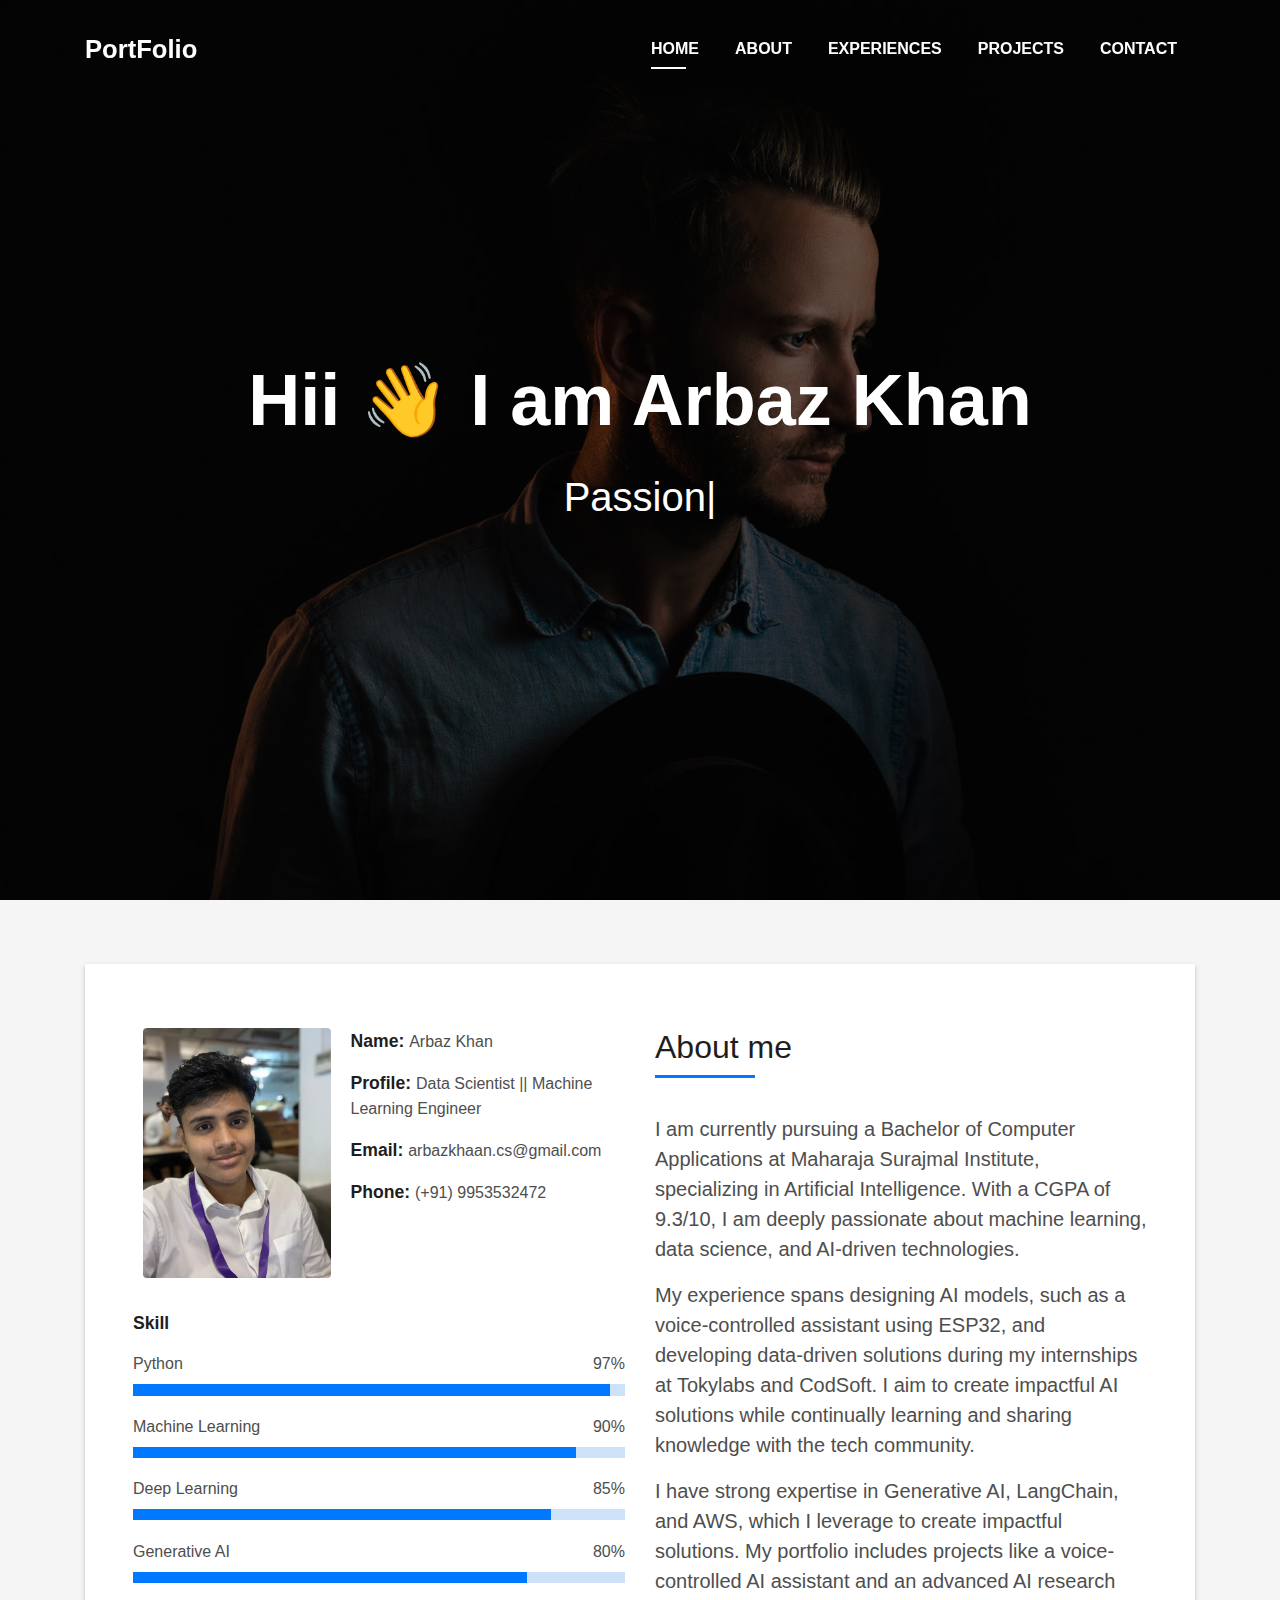
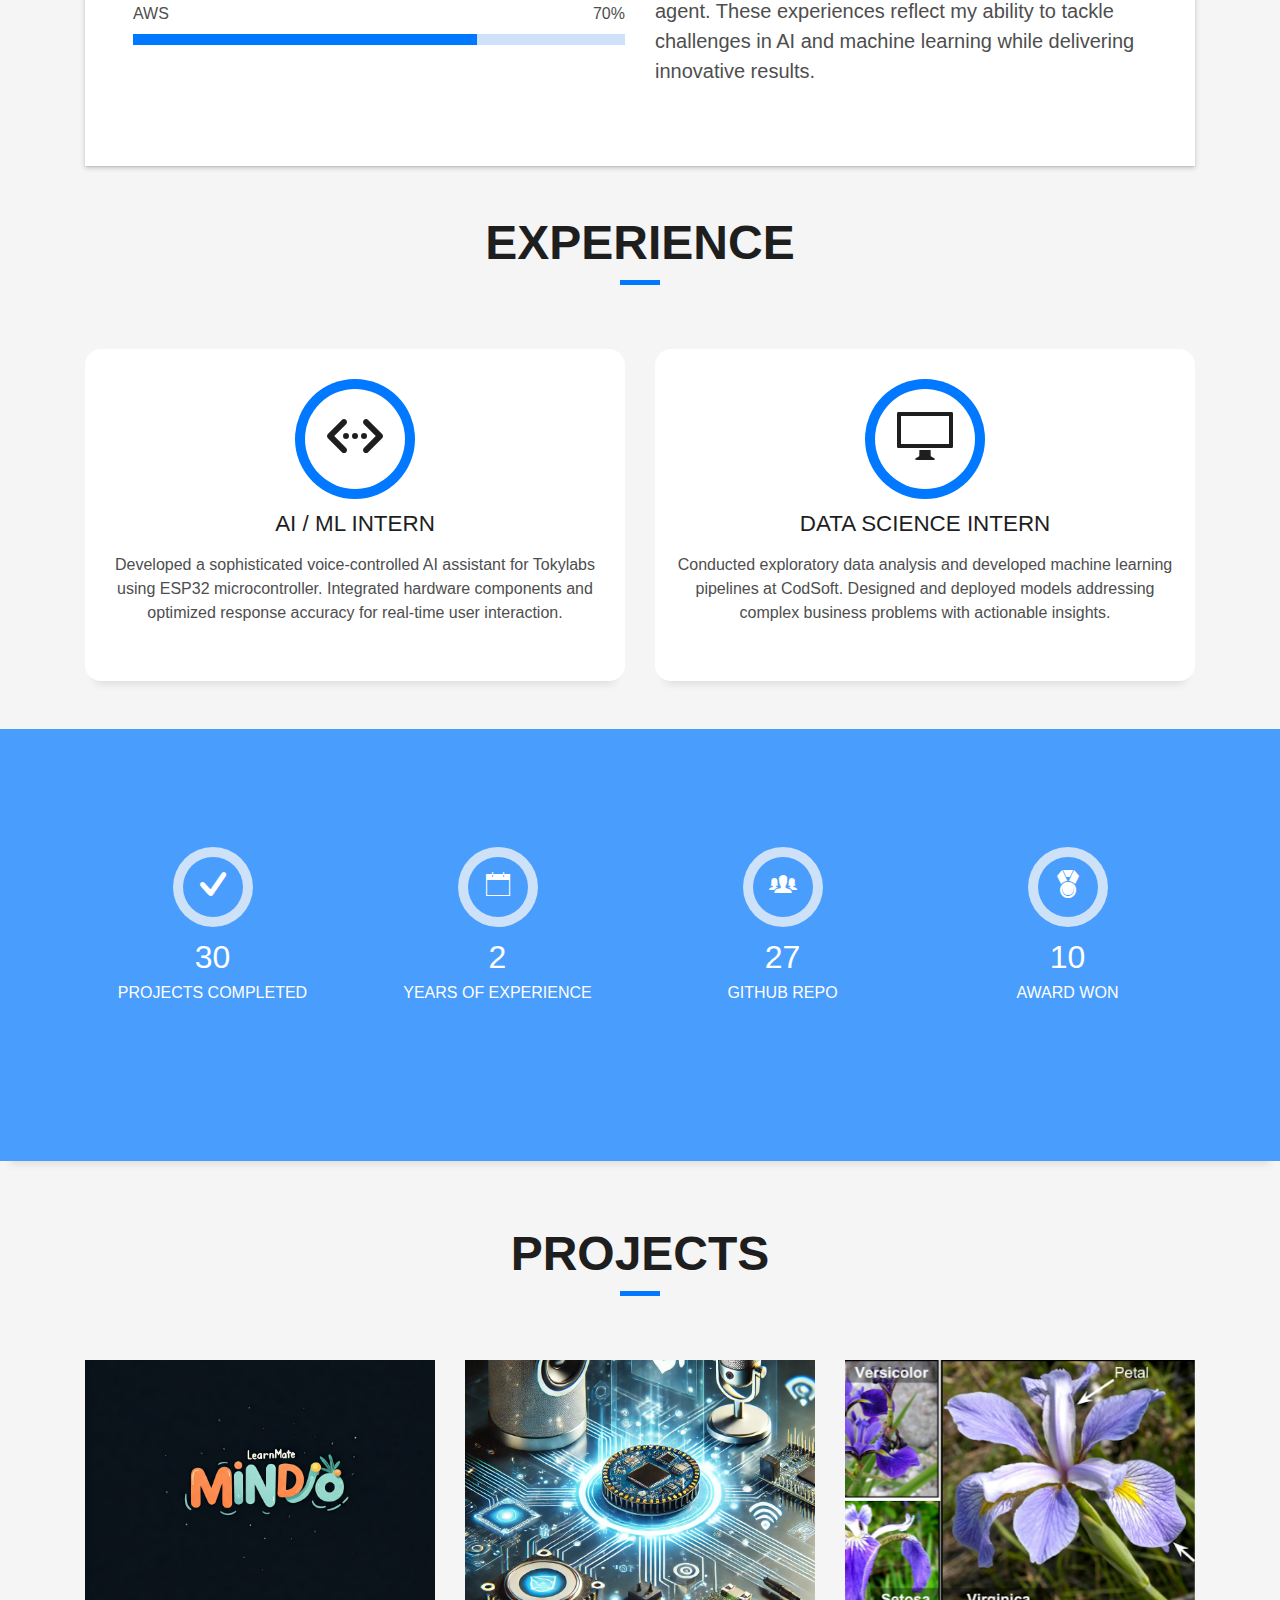
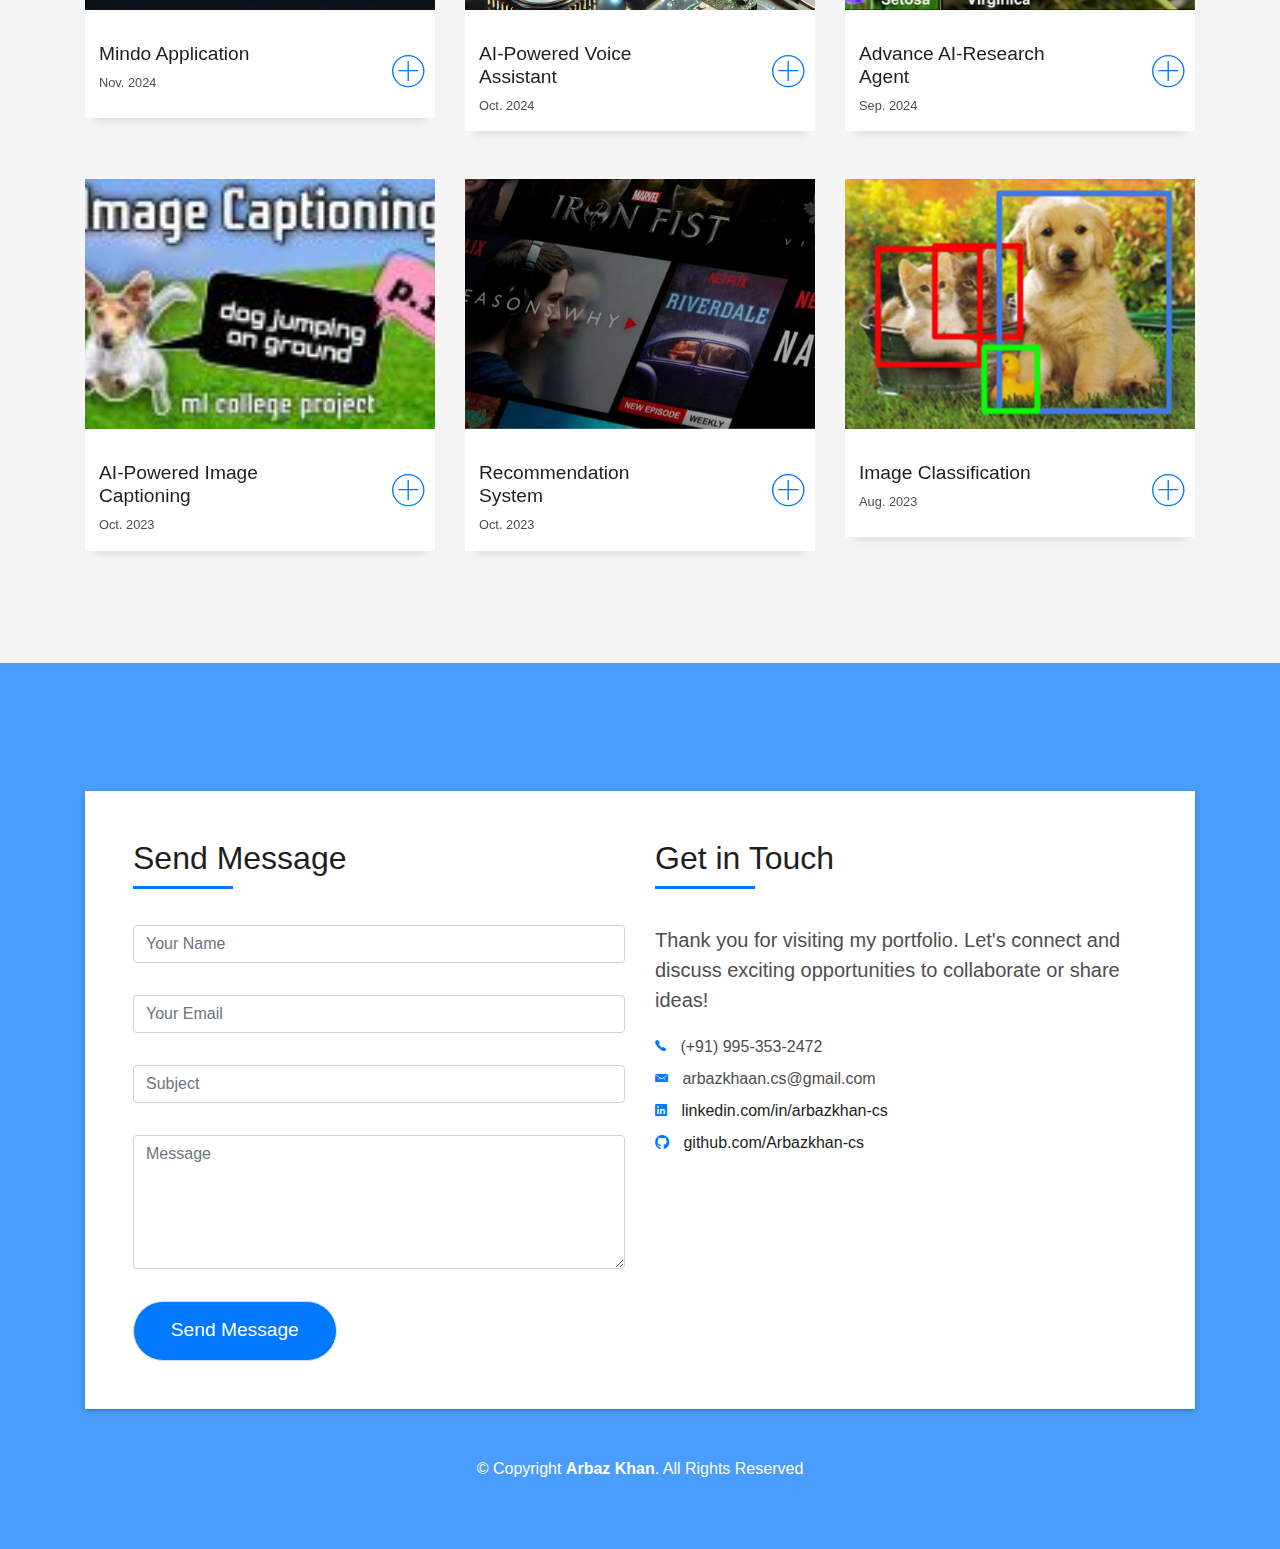
<file: index.html>
<!DOCTYPE html>
<html lang="en">
<head>
  <meta charset="utf-8">
  <title>Portfolio: Arbaz Khan</title>
  <meta content="width=device-width, initial-scale=1.0" name="viewport">
  <meta content="" name="keywords">
  <meta content="" name="description">
  
  <link href="img/icon1.png" rel="icon">

  <!-- Bootstrap CSS File -->
  <link href="lib/bootstrap/css/bootstrap.min.css" rel="stylesheet">

  <!-- Libraries CSS Files -->
  <link href="lib/font-awesome/css/font-awesome.min.css" rel="stylesheet">
  <link href="lib/animate/animate.min.css" rel="stylesheet">
  <link href="lib/ionicons/css/ionicons.min.css" rel="stylesheet">
  <link href="lib/owlcarousel/assets/owl.carousel.min.css" rel="stylesheet">
  <link href="lib/lightbox/css/lightbox.min.css" rel="stylesheet">

  <!-- Main Stylesheet File -->
  <link href="css/style.css" rel="stylesheet">

</head>

<body id="page-top">

  <!--/ Nav Star /-->
  <nav class="navbar navbar-b navbar-trans navbar-expand-md fixed-top" id="mainNav">
    <div class="container">
      <a class="navbar-brand js-scroll" href="#page-top">PortFolio</a>
      <button class="navbar-toggler collapsed" type="button" data-toggle="collapse" data-target="#navbarDefault"
        aria-controls="navbarDefault" aria-expanded="false" aria-label="Toggle navigation">
        <span></span>
        <span></span>
        <span></span>
      </button>
      <div class="navbar-collapse collapse justify-content-end" id="navbarDefault">
        <ul class="navbar-nav">
          <li class="nav-item">
            <a class="nav-link js-scroll active" href="#home">Home</a>
          </li>
          <li class="nav-item">
            <a class="nav-link js-scroll" href="#about">About</a>
          </li>
          <li class="nav-item">
            <a class="nav-link js-scroll" href="#service">Experiences</a>
          </li>
          <li class="nav-item">
            <a class="nav-link js-scroll" href="#work">Projects</a>
          </li>
          <li class="nav-item">
            <a class="nav-link js-scroll" href="#contact">Contact</a>
          </li>
        </ul>
      </div>
    </div>
  </nav>
  <!--/ Nav End /-->

  <!--/ Intro Skew Star /-->
  <div id="home" class="intro route bg-image" style="background-image: url(img/intro-bg.jpg)">
    <div class="overlay-itro"></div>
    <div class="intro-content display-table">
      <div class="table-cell">
        <div class="container">
          <h1 class="intro-title mb-4">Hii &#128075; I am Arbaz Khan</h1>
          <p class="intro-subtitle"><span class="text-slider-items">Passionate Data Scientist And Machine Learning Engineer</span><strong class="text-slider"></strong></p>
        </div>
      </div>
    </div>
  </div>
  <!--/ Intro Skew End /-->

  <section id="about" class="about-mf sect-pt4 route">
    <div class="container">
      <div class="row">
        <div class="col-sm-12">
          <div class="box-shadow-full">
            <div class="row">
              <div class="col-md-6">
                <div class="row">
                  <div class="col-sm-6 col-md-5">
                    <div class="about-img">
                      <img src="img/img1.jpeg" class="img-fluid rounded b-shadow-a" alt="">
                    </div>
                  </div>
                  <div class="col-sm-6 col-md-7">
                    <div class="about-info">
                      <p><span class="title-s">Name: </span> <span>Arbaz Khan</span></p>
                      <p><span class="title-s">Profile: </span> <span>Data Scientist || Machine Learning Engineer</span></p>
                      <p><span class="title-s">Email: </span> <span>arbazkhaan.cs@gmail.com</span></p>
                      <p><span class="title-s">Phone: </span> <span>(+91) 9953532472</span></p>
                    </div>
                  </div>
                </div>
                <div class="skill-mf">
                  <p class="title-s">Skill</p>
                  <span>Python</span> <span class="pull-right">97%</span>
                  <div class="progress">
                    <div class="progress-bar" role="progressbar" style="width: 97%;" aria-valuenow="97" aria-valuemin="0"
                      aria-valuemax="100"></div>
                  </div>
                  <span>Machine Learning</span> <span class="pull-right">90%</span>
                  <div class="progress">
                    <div class="progress-bar" role="progressbar" style="width: 90%" aria-valuenow="90" aria-valuemin="0"
                      aria-valuemax="100"></div>
                  </div>
                  <span>Deep Learning</span> <span class="pull-right">85%</span>
                  <div class="progress">
                    <div class="progress-bar" role="progressbar" style="width: 85%" aria-valuenow="85" aria-valuemin="0"
                      aria-valuemax="100"></div>
                  </div>
                  <span>Generative AI</span> <span class="pull-right">80%</span>
                  <div class="progress">
                    <div class="progress-bar" role="progressbar" style="width: 80%" aria-valuenow="80" aria-valuemin="0"
                      aria-valuemax="100"></div>
                  </div>
                  <span>AWS</span> <span class="pull-right">70%</span>
                  <div class="progress">
                    <div class="progress-bar" role="progressbar" style="width: 70%" aria-valuenow="70" aria-valuemin="0"
                      aria-valuemax="100"></div>
                  </div>
                </div>
              </div>
              <div class="col-md-6">
                <div class="about-me pt-4 pt-md-0">
                  <div class="title-box-2">
                    <h5 class="title-left">
                      About me
                    </h5>
                  </div>
                  <p class="lead">
                    I am currently pursuing a Bachelor of Computer Applications at Maharaja Surajmal Institute, specializing in Artificial Intelligence. With a CGPA of 9.3/10, I am deeply passionate about machine learning, data science, and AI-driven technologies.
                  </p>
  
                  <p class="lead">
                    My experience spans designing AI models, such as a voice-controlled assistant using ESP32, and developing data-driven solutions during my internships at Tokylabs and CodSoft. I aim to create impactful AI solutions while continually learning and sharing knowledge with the tech community.
                  </p>
		  
		  <p class="lead">
		    I have strong expertise in Generative AI, LangChain, and AWS, which I leverage to create impactful solutions. My portfolio includes projects like a voice-controlled AI assistant and an advanced AI research agent. These experiences reflect my ability to tackle challenges in AI and machine learning while delivering innovative results.
                  </p>
		</div>
              </div>
            </div>
          </div>
        </div>
      </div>
    </div>
  </section>

  <!--/ Section Services Start /-->
  <section id="service" class="services-mf route">
    <div class="container">
      <div class="row">
        <div class="col-sm-12">
          <div class="title-box text-center">
            <h3 class="title-a">
              Experience
            </h3>
            <div class="line-mf"></div>
          </div>
        </div>
      </div>
      <div class="row">
        <div class="col-md-6">
          <div class="service-box">
            <div class="service-ico">
              <span class="ico-circle"><i class="ion-code-working"></i></span>
            </div>
            <div class="service-content">
              <h2 class="s-title">AI / ML Intern</h2>
              <p class="s-description text-center">
                Developed a sophisticated voice-controlled AI assistant for Tokylabs using ESP32 microcontroller. Integrated hardware components and optimized response accuracy for real-time user interaction.
              </p>
            </div>
          </div>
        </div>
        <div class="col-md-6">
          <div class="service-box">
            <div class="service-ico">
              <span class="ico-circle"><i class="ion-monitor"></i></span>
            </div>
            <div class="service-content">
              <h2 class="s-title">Data Science Intern</h2>
              <p class="s-description text-center">
                Conducted exploratory data analysis and developed machine learning pipelines at CodSoft. Designed and deployed models addressing complex business problems with actionable insights.
              </p>
            </div>
          </div>
        </div>
      </div>
    </div>
  </section>
  <!--/ Section Services End /-->

  <div class="section-counter paralax-mf bg-image" style="background-image: url(img/counters-bg.jpg)">
    <div class="overlay-mf"></div>
    <div class="container">
      <div class="row">
        <div class="col-sm-3 col-lg-3">
          <div class="counter-box">
            <div class="counter-ico">
              <span class="ico-circle"><i class="ion-checkmark-round"></i></span>
            </div>
            <div class="counter-num">
              <p class="counter">30</p>
              <span class="counter-text">PROJECTS COMPLETED</span>
            </div>
          </div>
        </div>
        <div class="col-sm-3 col-lg-3">
          <div class="counter-box pt-4 pt-md-0">
            <div class="counter-ico">
              <span class="ico-circle"><i class="ion-ios-calendar-outline"></i></span>
            </div>
            <div class="counter-num">
              <p class="counter">2</p>
              <span class="counter-text">YEARS OF EXPERIENCE</span>
            </div>
          </div>
        </div>
        <div class="col-sm-3 col-lg-3">
          <div class="counter-box pt-4 pt-md-0">
            <div class="counter-ico">
              <span class="ico-circle"><i class="ion-ios-people"></i></span>
            </div>
            <div class="counter-num">
              <p class="counter">27</p>
              <span class="counter-text">GITHUB REPO</span>
            </div>
          </div>
        </div>
        <div class="col-sm-3 col-lg-3">
          <div class="counter-box pt-4 pt-md-0">
            <div class="counter-ico">
              <span class="ico-circle"><i class="ion-ribbon-a"></i></span>
            </div>
            <div class="counter-num">
              <p class="counter">10</p>
              <span class="counter-text">AWARD WON</span>
            </div>
          </div>
        </div>
      </div>
    </div>
  </div>

  <!--/ Section Portfolio Start /-->
<section id="work" class="portfolio-mf sect-pt4 route">
  <div class="container">
    <div class="row">
      <div class="col-sm-12">
        <div class="title-box text-center">
          <h3 class="title-a">
            Projects
          </h3>
          <div class="line-mf"></div>
        </div>
      </div>
    </div>
    <div class="row">
      <div class="col-md-4">
        <div class="work-box">
          <a href="https://mindo.easc01.com/">
            <div class="work-img">
              <img src="img/5.jpg" alt="" class="img-fluid">
            </div>
            <div class="work-content">
              <div class="row">
                <div class="col-sm-8">
                  <h2 class="w-title">Mindo Application</h2>
                  <div class="w-more">
                    <span class="w-date">Nov. 2024</span>
                  </div>
                </div>
                <div class="col-sm-4">
                  <div class="w-like">
                    <span class="ion-ios-plus-outline"></span>
                  </div>
                </div>
              </div>
            </div>
          </a>
        </div>
      </div>
      <div class="col-md-4">
        <div class="work-box">
          <a href="https://github.com/tokylabs/Esp32-Speech2Speech-Project/">
            <div class="work-img">
              <img src="img/4.png" alt="" class="img-fluid">
            </div>
            <div class="work-content">
              <div class="row">
                <div class="col-sm-8">
                  <h2 class="w-title">AI-Powered Voice Assistant</h2>
                  <div class="w-more">
                    <span class="w-date">Oct. 2024</span>
                  </div>
                </div>
                <div class="col-sm-4">
                  <div class="w-like">
                    <span class="ion-ios-plus-outline"></span>
                  </div>
                </div>
              </div>
            </div>
          </a>
        </div>
      </div>
      <div class="col-md-4">
        <div class="work-box">
          <a href="https://huggingface.co/spaces/Arbazkhan-cs/Advance-Research-Agent">
            <div class="work-img">
              <img src="img/3.png" alt="" class="img-fluid">
            </div>
            <div class="work-content">
              <div class="row">
                <div class="col-sm-8">
                  <h2 class="w-title">Advance AI-Research Agent</h2>
                  <div class="w-more">
                    <span class="w-date">Sep. 2024</span>
                  </div>
                </div>
                <div class="col-sm-4">
                  <div class="w-like">
                    <span class="ion-ios-plus-outline"></span>
                  </div>
                </div>
              </div>
            </div>
          </a>
        </div>
      </div>
    </div>
    <div class="row">
      <div class="col-md-4">
        <div class="work-box">
          <a href="https://github.com/Arbazkhan-cs/AI-Powered-Image-Captioning">
            <div class="work-img">
              <img src="img/1.jpeg" alt="" class="img-fluid">
            </div>
            <div class="work-content">
              <div class="row">
                <div class="col-sm-8">
                  <h2 class="w-title">AI-Powered Image Captioning</h2>
                  <div class="w-more">
                    <span class="w-date">Oct. 2023</span>
                  </div>
                </div>
                <div class="col-sm-4">
                  <div class="w-like">
                    <span class="ion-ios-plus-outline"></span>
                  </div>
                </div>
              </div>
            </div>
          </a>
        </div>
      </div>
      <div class="col-md-4">
        <div class="work-box">
          <a href="https://github.com/Arbazkhan-cs/Movies-Recommend-System">
            <div class="work-img">
              <img src="img/2.jpg" alt="" class="img-fluid">
            </div>
            <div class="work-content">
              <div class="row">
                <div class="col-sm-8">
                  <h2 class="w-title">Recommendation System</h2>
                  <div class="w-more">
                    <span class="w-date">Oct. 2023</span>
                  </div>
                </div>
                <div class="col-sm-4">
                  <div class="w-like">
                    <span class="ion-ios-plus-outline"></span>
                  </div>
                </div>
              </div>
            </div>
          </a>
        </div>
      </div>
      <div class="col-md-4">
        <div class="work-box">
          <a href="https://github.com/Arbazkhan-cs/Image_Classification">
            <div class="work-img">
              <img src="img/6.jpg" alt="" class="img-fluid">
            </div>
            <div class="work-content">
              <div class="row">
                <div class="col-sm-8">
                  <h2 class="w-title">Image Classification</h2>
                  <div class="w-more">
                    <span class="w-date">Aug. 2023</span>
                  </div>
                </div>
                <div class="col-sm-4">
                  <div class="w-like">
                    <span class="ion-ios-plus-outline"></span>
                  </div>
                </div>
              </div>
            </div>
          </a>
        </div>
      </div>
    </div>
  </div>
</section>
<!--/ Section Portfolio End /-->

  <!--/ Section Contact-Footer Star /-->
  <section class="paralax-mf footer-paralax bg-image sect-mt4 route" style="background-image: url(img/overlay-bg.jpg)">
    <div class="overlay-mf"></div>
    <div class="container">
      <div class="row">
        <div class="col-sm-12">
          <div class="contact-mf">
            <div id="contact" class="box-shadow-full">
              <div class="row">
                <div class="col-md-6">
                  <div class="title-box-2">
                    <h5 class="title-left">
                      Send Message
                    </h5>
                  </div>
                  <div>
                      <form class="contactForm">
                      <div class="row">
                        <div class="col-md-12 mb-3">
                          <div class="form-group">
                            <input type="text" name="name" class="form-control" id="name" placeholder="Your Name" data-rule="minlen:4" data-msg="Please enter at least 4 chars" />
                            <div class="validation"></div>
                          </div>
                        </div>
                        <div class="col-md-12 mb-3">
                          <div class="form-group">
                            <input type="email" class="form-control" name="email" id="email" placeholder="Your Email" data-rule="email" data-msg="Please enter a valid email" />
                            <div class="validation"></div>
                          </div>
                        </div>
                        <div class="col-md-12 mb-3">
                            <div class="form-group">
                              <input type="text" class="form-control" name="subject" id="subject" placeholder="Subject" data-rule="minlen:4" data-msg="Please enter at least 8 chars of subject" />
                              <div class="validation"></div>
                            </div>
                        </div>
                        <div class="col-md-12 mb-3">
                          <div class="form-group">
                            <textarea class="form-control" id="description" name="message" rows="5" data-rule="required" data-msg="Please write something for us" placeholder="Message"></textarea>
                            <div class="validation"></div>
                          </div>
                        </div>
                        <div class="col-md-12">
                          <button type="submit" class="button button-a button-big button-rouded" id="submitBtn">Send Message</button>
                        </div>
                      </div>
                    </form>
                  </div>
                </div>
                <div class="col-md-6">
                  <div class="title-box-2 pt-4 pt-md-0">
                    <h5 class="title-left">
                      Get in Touch
                    </h5>
                  </div>
                  <div class="more-info">
                    <p class="lead">
                      Thank you for visiting my portfolio. Let's connect and discuss exciting opportunities to collaborate or share ideas!
                    </p>
                    <ul class="list-ico">
                      <li><span class="ion-ios-telephone"></span> (+91) 995-353-2472</li>
                      <li><span class="ion-email"></span> arbazkhaan.cs@gmail.com</li>
                      <li><span class="ion-social-linkedin"></span> <a href="https://linkedin.com/in/arbazkhan-cs">linkedin.com/in/arbazkhan-cs</a></li>
                      <li><span class="ion-social-github"></span> <a href="https://github.com/Arbazkhan-cs">github.com/Arbazkhan-cs</a></li>
                    </ul>
                  </div>
                  
                </div>
              </div>
            </div>
          </div>
        </div>
      </div>
    </div>
    <footer>
      <div class="container">
        <div class="row">
          <div class="col-sm-12">
            <div class="copyright-box">
              <p class="copyright">&copy; Copyright <strong>Arbaz Khan</strong>. All Rights Reserved</p>
              <div class="credits">
                <!--
                  All the links in the footer should remain intact.
                  You can delete the links only if you purchased the pro version.
                  Licensing information: https://bootstrapmade.com/license/
                  Purchase the pro version with working PHP/AJAX contact form: https://bootstrapmade.com/buy/?theme=DevFolio
                -->
               
              </div>
            </div>
          </div>
        </div>
      </div>
    </footer>
  </section>
  <!--/ Section Contact-footer End /-->

  <a href="#" class="back-to-top"><i class="fa fa-chevron-up"></i></a>
  <div id="preloader"></div>

  <!-- JavaScript Libraries -->
  <script src="lib/jquery/jquery.min.js"></script>
  <script src="lib/jquery/jquery-migrate.min.js"></script>
  <script src="lib/popper/popper.min.js"></script>
  <script src="lib/bootstrap/js/bootstrap.min.js"></script>
  <script src="lib/easing/easing.min.js"></script>
  <script src="lib/counterup/jquery.waypoints.min.js"></script>
  <script src="lib/counterup/jquery.counterup.js"></script>
  <script src="lib/owlcarousel/owl.carousel.min.js"></script>
  <script src="lib/lightbox/js/lightbox.min.js"></script>
  <script src="lib/typed/typed.min.js"></script>
  <!-- Contact Form JavaScript File -->
  <script src="contactform/contactform.js"></script>

  <!-- Template Main Javascript File -->
  <script src="js/main.js"></script>

</body>
</html>
</file>
<file: css/style.css>
/*
  Theme Name: DevFolio
  Theme URL: https://bootstrapmade.com/devfolio-bootstrap-portfolio-html-template/
  Author: BootstrapMade.com
  License: https://bootstrapmade.com/license/
*/

/*======================================
//--//-->   STYLES GENERALES
======================================*/

body {
  background-color: #f5f5f5;
  color: #4e4e4e;
}

h1,
h2,
h3,
h4,
h5,
h6 {
  color: #1e1e1e;
}

a {
  color: #1e1e1e;
  transition: all 0.5s ease-in-out;
}

a:hover {
  color: #0078ff;
  text-decoration: none;
  transition: all 0.5s ease-in-out;
}

.p-r {
  position: relative;
}

.color-a {
  color: #0078ff;
}

.color-d {
  color: #f5f5f5;
}

.color-text-a {
  color: #4e4e4e;
}

.box-shadow,
.paralax-mf,
.service-box,
.work-box,
.card-blog {
  box-shadow: 0 13px 8px -10px rgba(0, 0, 0, 0.1);
}

.box-shadow-a,
.button:hover {
  box-shadow: 0 0 0 4px #cde1f8;
}

.display-5 {
  font-size: 2.5rem;
  font-weight: 300;
  line-height: 1.1;
}

.display-6 {
  font-size: 2rem;
  font-weight: 300;
  line-height: 1.1;
}

.avatar {
  width: 32px;
  height: 32px;
  margin-right: 4px;
  overflow: hidden;
}

.bg-image {
  background-repeat: no-repeat;
  background-attachment: fixed;
  background-size: cover;
  background-position: center center;
}

.overlay-mf {
  background-color: #0078ff;
}

.overlay-mf {
  position: absolute;
  top: 0;
  left: 0px;
  padding: 0;
  height: 100%;
  width: 100%;
  opacity: .7;
}

.paralax-mf {
  position: relative;
  padding: 8rem 0;
}

.display-table {
  width: 100%;
  height: 100%;
  display: table;
}

.table-cell {
  display: table-cell;
  vertical-align: middle;
}

/*--/ Sections /--*/

.sect-4 {
  padding: 4rem 0;
}

.sect-pt4 {
  padding-top: 4rem;
}

.sect-mt4 {
  margin-top: 4rem;
}

/*--/ Title s /--*/

.title-s {
  font-weight: 600;
  color: #1e1e1e;
  font-size: 1.1rem;
}

/*--/ Title A /--*/

.title-box {
  margin-bottom: 4rem;
}

.title-a {
  font-size: 3rem;
  font-weight: bold;
  text-transform: uppercase;
}

.subtitle-a {
  color: #4e4e4e;
}

.line-mf {
  width: 40px;
  height: 5px;
  background-color: #0078ff;
  margin: 0 auto;
}

/*--/ Title Left /--*/

.title-box-2 {
  margin-bottom: 3rem;
}

.title-left {
  font-size: 2rem;
  position: relative;
}

.title-left:before {
  content: '';
  position: absolute;
  height: 3px;
  background-color: #0078ff;
  width: 100px;
  bottom: -12px;
}

/*------/ Box /------*/

.box-pl2 {
  padding-left: 2rem;
}

.box-shadow-full {
  padding: 3rem 1.25rem;
  position: relative;
  background-color: #fff;
  margin-bottom: 3rem;
  z-index: 2;
  box-shadow: 0 1px 1px 0 rgba(0, 0, 0, 0.06), 0 2px 5px 0 rgba(0, 0, 0, 0.2);
}

/*------/ Socials /------*/

.socials {
  padding: 1.5rem 0;
}

.socials ul li {
  display: inline-block;
}

.socials .ico-circle {
  height: 40px;
  width: 40px;
  font-size: 1.7rem;
  border-radius: 50%;
  line-height: 1.4;
  margin: 0 15px 0 0;
  box-shadow: 0 0 0 3px #0078ff;
  transition: all 500ms ease;
}

.socials .ico-circle:hover {
  background-color: #0078ff;
  color: #fff;
  box-shadow: 0 0 0 3px #cde1f8;
  transition: all 500ms ease;
}

/*------/ Ul resect /------*/

.ul-resect,
.socials ul,
.list-ico,
.blog-wrapper .post-meta ul,
.box-comments .list-comments,
.widget-sidebar .list-sidebar,
.widget-tags ul {
  list-style: none;
  padding-left: 0;
  margin-bottom: 0;
}

.list-ico {
  line-height: 2;
}

.list-ico span {
  color: #0078ff;
  margin-right: 10px;
}

/*------/ Ico Circle /------*/

.ico-circle {
  height: 100px;
  width: 100px;
  font-size: 2rem;
  border-radius: 50%;
  line-height: 1.55;
  margin: 0 auto;
  text-align: center;
  box-shadow: 0 0 0 10px #0078ff;
  display: block;
}

/*------/ Owl Carousel /------*/

.owl-theme .owl-dots {
  text-align: center;
  margin-top: 18px;
}

.owl-theme .owl-dots .owl-dot {
  display: inline-block;
}

.owl-theme .owl-dots .owl-dot span {
  width: 18px;
  height: 7px;
  margin: 5px 5px;
  background: #cde1f8;
  border: 0px solid #cde1f8;
  display: block;
  transition: all 0.6s ease-in-out;
  cursor: pointer;
}

.owl-theme .owl-dots .owl-dot:hover span {
  background-color: #cde1f8;
}

.owl-theme .owl-dots .owl-dot.active span {
  background-color: #1B1B1B;
  width: 25px;
}

/*--/ Scrolltop s /--*/

.scrolltop-mf {
  position: relative;
  display: none;
}

.scrolltop-mf span {
  z-index: 999;
  position: fixed;
  width: 42px;
  height: 42px;
  background-color: #0078ff;
  opacity: .7;
  font-size: 1.6rem;
  line-height: 1.5;
  text-align: center;
  color: #fff;
  top: auto;
  left: auto;
  right: 30px;
  bottom: 50px;
  cursor: pointer;
  border-radius: 50%;
}

/* Back to top button */

.back-to-top {
  position: fixed;
  display: none;
  background: #0078ff;
  color: #fff;
  width: 44px;
  height: 44px;
  text-align: center;
  line-height: 1;
  font-size: 16px;
  border-radius: 50%;
  right: 15px;
  bottom: 15px;
  transition: background 0.5s;
  z-index: 11;
}

.back-to-top i {
  padding-top: 12px;
  color: #fff;
}

/* Prelaoder */

#preloader {
  position: fixed;
  top: 0;
  left: 0;
  right: 0;
  bottom: 0;
  z-index: 9999;
  overflow: hidden;
  background: #fff;
}

#preloader:before {
  content: "";
  position: fixed;
  top: calc(50% - 30px);
  left: calc(50% - 30px);
  border: 6px solid #f2f2f2;
  border-top: 6px solid #0078ff;
  border-radius: 50%;
  width: 60px;
  height: 60px;
  -webkit-animation: animate-preloader 1s linear infinite;
  animation: animate-preloader 1s linear infinite;
}

@-webkit-keyframes animate-preloader {
  0% {
    -webkit-transform: rotate(0deg);
    transform: rotate(0deg);
  }

  100% {
    -webkit-transform: rotate(360deg);
    transform: rotate(360deg);
  }
}

@keyframes animate-preloader {
  0% {
    -webkit-transform: rotate(0deg);
    transform: rotate(0deg);
  }

  100% {
    -webkit-transform: rotate(360deg);
    transform: rotate(360deg);
  }
}

/*======================================
//--//-->   NAVBAR
======================================*/

.navbar-b {
  transition: all .5s ease-in-out;
  background-color: transparent;
  padding-top: 1.563rem;
  padding-bottom: 1.563rem;
}

.navbar-b.navbar-reduce {
  box-shadow: 0px 6px 9px 0px rgba(0, 0, 0, 0.06);
}

.navbar-b.navbar-trans .nav-item,
.navbar-b.navbar-reduce .nav-item {
  position: relative;
  padding-right: 10px;
  padding-left: 0;
}

.navbar-b.navbar-trans .nav-link,
.navbar-b.navbar-reduce .nav-link {
  color: #fff;
  text-transform: uppercase;
  font-weight: 600;
}

.navbar-b.navbar-trans .nav-link:before,
.navbar-b.navbar-reduce .nav-link:before {
  content: '';
  position: absolute;
  margin-left: 0px;
  width: 0%;
  bottom: 0;
  left: 0;
  height: 2px;
  transition: all 500ms ease;
}

.navbar-b.navbar-trans .nav-link:hover,
.navbar-b.navbar-reduce .nav-link:hover {
  color: #1B1B1B;
}

.navbar-b.navbar-trans .nav-link:hover:before,
.navbar-b.navbar-reduce .nav-link:hover:before {
  width: 35px;
}

.navbar-b.navbar-trans .show > .nav-link:before,
.navbar-b.navbar-trans .active > .nav-link:before,
.navbar-b.navbar-trans .nav-link.show:before,
.navbar-b.navbar-trans .nav-link.active:before,
.navbar-b.navbar-reduce .show > .nav-link:before,
.navbar-b.navbar-reduce .active > .nav-link:before,
.navbar-b.navbar-reduce .nav-link.show:before,
.navbar-b.navbar-reduce .nav-link.active:before {
  width: 35px;
}

.navbar-b.navbar-trans .nav-link:before {
  background-color: #fff;
}

.navbar-b.navbar-trans .nav-link:hover {
  color: #fff;
}

.navbar-b.navbar-trans .show > .nav-link,
.navbar-b.navbar-trans .active > .nav-link,
.navbar-b.navbar-trans .nav-link.show,
.navbar-b.navbar-trans .nav-link.active {
  color: #fff;
}

.navbar-b.navbar-reduce {
  transition: all .5s ease-in-out;
  background-color: #fff;
  padding-top: 15px;
  padding-bottom: 15px;
}

.navbar-b.navbar-reduce .nav-link {
  color: #0078ff;
}

.navbar-b.navbar-reduce .nav-link:before {
  background-color: #0078ff;
}

.navbar-b.navbar-reduce .nav-link:hover {
  color: #0078ff;
}

.navbar-b.navbar-reduce .show > .nav-link,
.navbar-b.navbar-reduce .active > .nav-link,
.navbar-b.navbar-reduce .nav-link.show,
.navbar-b.navbar-reduce .nav-link.active {
  color: #0078ff;
}

.navbar-b.navbar-reduce .navbar-brand {
  color: #0078ff;
}

.navbar-b.navbar-reduce .navbar-toggler span {
  background-color: #1B1B1B;
}

.navbar-b .navbar-brand {
  color: #fff;
  font-size: 1.6rem;
  font-weight: 600;
}

.navbar-b .navbar-nav .dropdown-item.show .dropdown-menu,
.navbar-b .dropdown.show .dropdown-menu,
.navbar-b .dropdown-btn.show .dropdown-menu {
  -webkit-transform: translate3d(0px, 0px, 0px);
  transform: translate3d(0px, 0px, 0px);
  visibility: visible !important;
}

.navbar-b .dropdown-menu {
  margin: 1.12rem 0 0;
  border-radius: 0;
}

.navbar-b .dropdown-menu .dropdown-item {
  padding: .7rem 1.7rem;
  transition: all 500ms ease;
}

.navbar-b .dropdown-menu .dropdown-item:hover {
  background-color: #0078ff;
  color: #fff;
  transition: all 500ms ease;
}

.navbar-b .dropdown-menu .dropdown-item.active {
  background-color: #0078ff;
}

/*--/ Hamburger Navbar /--*/

.navbar-toggler {
  position: relative;
}

.navbar-toggler:focus,
.navbar-toggler:active {
  outline: 0;
}

.navbar-toggler span {
  display: block;
  background-color: #fff;
  height: 3px;
  width: 25px;
  margin-top: 4px;
  margin-bottom: 4px;
  -webkit-transform: rotate(0deg);
  transform: rotate(0deg);
  left: 0;
  opacity: 1;
}

.navbar-toggler span:nth-child(1),
.navbar-toggler span:nth-child(3) {
  transition: -webkit-transform .35s ease-in-out;
  transition: transform .35s ease-in-out;
  transition: transform .35s ease-in-out, -webkit-transform .35s ease-in-out;
}

.navbar-toggler:not(.collapsed) span:nth-child(1) {
  position: absolute;
  left: 12px;
  top: 10px;
  -webkit-transform: rotate(135deg);
  transform: rotate(135deg);
  opacity: 0.9;
}

.navbar-toggler:not(.collapsed) span:nth-child(2) {
  height: 12px;
  visibility: hidden;
  background-color: transparent;
}

.navbar-toggler:not(.collapsed) span:nth-child(3) {
  position: absolute;
  left: 12px;
  top: 10px;
  -webkit-transform: rotate(-135deg);
  transform: rotate(-135deg);
  opacity: 0.9;
}

/*======================================
//--//-->   INTRO
======================================*/

.intro {
  height: 100vh;
  position: relative;
  color: #fff;
}

.intro .intro-content {
  text-align: center;
  position: absolute;
}

.intro .overlay-itro {
  background-color: rgba(0, 0, 0, 0.6);
  position: absolute;
  top: 0;
  left: 0px;
  padding: 0;
  height: 100%;
  width: 100%;
  opacity: .9;
}

.intro .intro-title {
  color: #fff;
  font-weight: 600;
  font-size: 3rem;
}

.intro .intro-subtitle {
  font-size: 1.5rem;
  font-weight: 300;
}

.intro .text-slider-items {
  display: none;
}

.intro-single {
  height: 350px;
}

.intro-single .intro-content {
  margin-top: 30px;
}

.intro-single .intro-title {
  text-transform: uppercase;
  font-size: 3rem;
}

.intro-single .breadcrumb {
  background-color: transparent;
  color: #0078ff;
}

.intro-single .breadcrumb .breadcrumb-item:before {
  color: #cde1f8;
}

.intro-single .breadcrumb .breadcrumb-item.active {
  color: #cde1f8;
}

.intro-single .breadcrumb a {
  color: #fff;
}

/*======================================
//--//-->   ABOUT
======================================*/
.img-arbaz{
  width: 22rem;
}

.about-mf .box-shadow-full {
  padding-top: 4rem;
  padding-bottom: 4rem;
}

.about-mf .about-img {
  margin-bottom: 2rem;
}

.about-mf .about-img img {
  margin-left: 10px;
}

.skill-mf span {
  color: #4e4e4e;
}

.skill-mf .progress {
  background-color: #cde1f8;
  margin: .5rem 0 1.2rem 0;
  border-radius: 0;
  height: .7rem;
}

.skill-mf .progress .progress-bar {
  height: .7rem;
  background-color: #0078ff;
}

/*======================================
//--//-->   SERVICES
======================================*/

.service-box {
  background-color: #fff;
  padding: 2.5rem 1.3rem;
  border-radius: 1rem;
  margin-bottom: 3rem;
}

.service-box:hover .ico-circle {
  transition: all 500ms ease;
  color: #fff;
  background-color: #0078ff;
  box-shadow: 0 0 0 10px #cde1f8;
}

.service-box .service-ico {
  margin-bottom: 1rem;
  color: #1e1e1e;
}

.service-box .ico-circle {
  transition: all 500ms ease;
  font-size: 4rem;
}

.service-box .s-title {
  font-size: 1.4rem;
  text-transform: uppercase;
  text-align: center;
  padding: .4rem 0;
}

.service-box .s-description {
  color: #4e4e4e;
}

/*======================================
//--//-->   COUNTER
======================================*/

.counter-box {
  color: #fff;
  text-align: center;
}

.counter-ico {
  margin-bottom: 1rem;
}

.counter-ico .ico-circle {
  height: 60px;
  width: 60px;
  line-height: 1.8;
  box-shadow: 0 0 0 10px #cde1f8;
}

.counter-num .counter {
  font-size: 2rem;
  margin-bottom: 0;
}

/*======================================
//--//-->   PORTFOLIO
======================================*/

.work-box {
  margin-bottom: 3rem;
  -webkit-backface-visibility: hidden;
  backface-visibility: hidden;
  background-color: #fff;
}

.work-box:hover img {
  -webkit-transform: scale(1.3);
  transform: scale(1.3);
}

.work-img {
  display: block;
  overflow: hidden;
}

.work-img img {
  transition: all 1s;
  width: 100%;
  height: 250px;
  object-fit: cover;
}

.work-content {
  padding: 2rem 3% 1rem 4%;
}

.work-content .w-more {
  color: #4e4e4e;
  font-size: .8rem;
}

.work-content .w-more .w-ctegory {
  color: #0078ff;
}

.work-content .w-like {
  font-size: 2.5rem;
  color: #0078ff;
  float: right;
}

.work-content .w-like a {
  color: #0078ff;
}

.work-content .w-like .num-like {
  font-size: .7rem;
}

.w-title {
  font-size: 1.2rem;
}

/*======================================
//--//-->   TESTIMONIALS
======================================*/

.testimonials .owl-carousel .owl-item img {
  width: auto;
}

.testimonial-box {
  color: #fff;
  text-align: center;
}

.testimonial-box .author-test {
  margin-top: 1rem;
}

.testimonial-box .author-test img {
  margin: 0 auto;
}

.testimonial-box .author {
  color: #fff;
  text-transform: uppercase;
  font-weight: 600;
  margin: 1rem 0;
  display: block;
  font-size: 1.4rem;
}

.testimonial-box .comit {
  font-size: 2rem;
  color: #0078ff;
  background-color: #fff;
  width: 52px;
  height: 52px;
  display: block;
  margin: 0 auto;
  border-radius: 50%;
  line-height: 1.6;
}

/*======================================
//--//-->   BLOG
======================================*/

.card-blog .card-body {
  position: relative;
}

.card-blog .card-category-box {
  position: absolute;
  text-align: center;
  top: -16px;
  left: 15px;
  right: 15px;
  line-height: 25px;
  overflow: hidden;
}

.card-blog .card-category {
  display: inline-block;
  color: #fff;
  padding: 0 15px 5px;
  overflow: hidden;
  background-color: #0078ff;
  border-radius: 4px;
}

.card-blog .card-category .category {
  color: #fff;
  display: inline-block;
  text-transform: uppercase;
  font-size: .7rem;
  letter-spacing: .1px;
  margin-bottom: 0;
}

.card-blog .card-title {
  font-size: 1.3rem;
  margin-top: .6rem;
}

.card-blog .card-description {
  color: #4e4e4e;
}

.card-blog .post-author {
  display: inline-block;
}

.card-blog .post-date {
  color: #4e4e4e;
  display: inline-block;
  float: right;
}

/*======================================
//--//-->   BLOG-SINGLE
======================================*/

.post-box,
.form-comments,
.box-comments,
.widget-sidebar {
  padding: 2rem;
  background-color: #fff;
  margin-bottom: 3rem;
}

.blog-wrapper .article-title {
  font-size: 1.5rem;
}

.blog-wrapper .post-meta {
  margin: 1rem 0;
}

.blog-wrapper .post-meta ul {
  border-left: 4px solid #0078ff;
  margin-top: 1rem;
}

.blog-wrapper .post-meta ul li {
  display: inline-block;
  margin-left: 15px;
}

.blog-wrapper .post-meta ul a {
  color: #0078ff;
}

.blog-wrapper .post-meta ul span {
  color: #1e1e1e;
}

.blog-wrapper .blockquote {
  border-left: 4px solid #0078ff;
  padding: 18px;
  font-style: italic;
}

/*------/ Comments /------*/

.box-comments .list-comments li {
  padding-bottom: 40px;
}

.box-comments .list-comments .comment-avatar {
  display: table-cell;
  vertical-align: top;
}

.box-comments .list-comments .comment-avatar img {
  width: 80px;
  height: 80px;
}

.box-comments .list-comments .comment-author {
  font-size: 1.3rem;
}

.box-comments .list-comments .comment-details {
  display: table-cell;
  vertical-align: top;
  padding-left: 25px;
}

.box-comments .list-comments a {
  color: #0078ff;
}

.box-comments .list-comments span {
  color: #1e1e1e;
  font-style: italic;
}

.box-comments .comment-children {
  margin-left: 40px;
}

/*------/ Sidebar /------*/

.widget-sidebar .sidebar-title {
  font-size: 1.6rem;
  font-weight: 600;
  border-left: 5px solid #0078ff;
  padding-left: 15px;
  text-transform: uppercase;
  margin-bottom: 1.5rem;
}

.widget-sidebar .list-sidebar li {
  position: relative;
  padding: 6px 0 6px 24px;
}

.widget-sidebar .list-sidebar li:before {
  position: absolute;
  content: "";
  width: 10px;
  height: 1px;
  left: 0;
  background-color: #0078ff;
  top: 20px;
}

.sidebar-search input {
  background-color: #fff;
  border-radius: 0;
  transition: all 0.5s ease-in-out;
}

.sidebar-search .btn-search {
  background-color: #0078ff;
  border-color: #0078ff;
  border-radius: 0;
  padding-left: 20px;
  padding-right: 20px;
}

.widget-tags ul li {
  display: inline-block;
  background-color: #0078ff;
  padding: .2rem .6rem;
  margin-bottom: .5rem;
  border-radius: 15px;
}

.widget-tags ul li a {
  color: #fff;
}

/*======================================
//--//-->   CONTACT
======================================*/

.footer-paralax {
  padding: 4rem 0 0 0;
}

.contact-mf {
  margin-top: 4rem;
}

/*======================================
//--//-->   FOOTER
======================================*/

footer {
  text-align: center;
  color: #fff;
  padding-bottom: 4rem;
}

footer .copyright {
  margin-bottom: .3rem;
}

footer .credits {
  margin-bottom: 0;
}

footer .credits a {
  color: #fff;
}

/*======================================
//--//-->   CONtaCT FORM
======================================*/

#sendmessage {
  color: #0078ff;
  border: 1px solid #0078ff;
  display: none;
  text-align: center;
  padding: 15px;
  font-weight: 600;
  margin-bottom: 15px;
}

#errormessage {
  color: red;
  display: none;
  border: 1px solid red;
  text-align: center;
  padding: 15px;
  font-weight: 600;
  margin-bottom: 15px;
}

#sendmessage.show,
#errormessage.show,
.show {
  display: block;
}

.validation {
  color: red;
  display: none;
  margin: 0 0 20px;
  font-weight: 400;
  font-size: 13px;
}

/*======================================
//--//-->   BUTTON
======================================*/

.button {
  display: inline-block;
  padding: .3rem .6rem;
  text-align: center;
  vertical-align: middle;
  -webkit-user-select: none;
  -moz-user-select: none;
  -ms-user-select: none;
  user-select: none;
  font-size: 1rem;
  border-radius: .3rem;
  border: 1px solid transparent;
  transition: all 500ms ease;
  cursor: pointer;
}

.button:focus {
  outline: 0;
}

.button:hover {
  background-color: #0062d3;
  color: #fff;
  transition: all 500ms ease;
}

.button-a {
  background-color: #0078ff;
  color: #fff;
  border-color: #cde1f8;
}

.button-big {
  padding: .9rem 2.3rem;
  font-size: 1.2rem;
}

.button-rouded {
  border-radius: 5rem;
}

.btn-lg {
  padding: .5rem 1rem;
  font-size: 1.25rem;
  line-height: 1.5;
  border-radius: .3rem;
}

@media (min-width: 577px) {
  .counter-box {
    margin-bottom: 1.8rem;
  }
}

@media (min-width: 767px) {
  .about-mf .box-pl2 {
    margin-top: 3rem;
    padding-left: 0rem;
  }

  .card-blog {
    margin-bottom: 3rem;
  }

  .contact-mf .box-pl2 {
    margin-top: 3rem;
    padding-left: 0rem;
  }
}

@media (min-width: 768px) {
  .box-shadow-full {
    padding: 3rem;
  }

  .navbar-b.navbar-trans .nav-item,
  .navbar-b.navbar-reduce .nav-item {
    padding-left: 10px;
  }

  .navbar-b.navbar-trans .nav-link:before,
  .navbar-b.navbar-reduce .nav-link:before {
    margin-left: 18px;
  }

  .intro .intro-title {
    font-size: 4.5rem;
  }

  .intro .intro-subtitle {
    font-size: 2.5rem;
  }

  .intro-single .intro-title {
    font-size: 3.5rem;
  }

  .testimonial-box .description {
    padding: 0 5rem;
  }

  .post-box,
  .form-comments,
  .box-comments,
  .widget-sidebar {
    padding: 3rem;
  }

  .blog-wrapper .article-title {
    font-size: 1.9rem;
  }

  .box-comments .list-comments .comment-author {
    font-size: 1.5rem;
  }
}

@media (min-width: 992px) {
  .testimonial-box .description {
    padding: 0 8rem;
  }
}

@media (min-width: 1200px) {
  .testimonial-box .description {
    padding: 0 13rem;
  }
}

@media (max-width: 1024px) {
  .bg-image {
    background-attachment: scroll;
  }
}

@media (max-width: 768px) {
  .back-to-top {
    bottom: 15px;
  }
}
</file>
